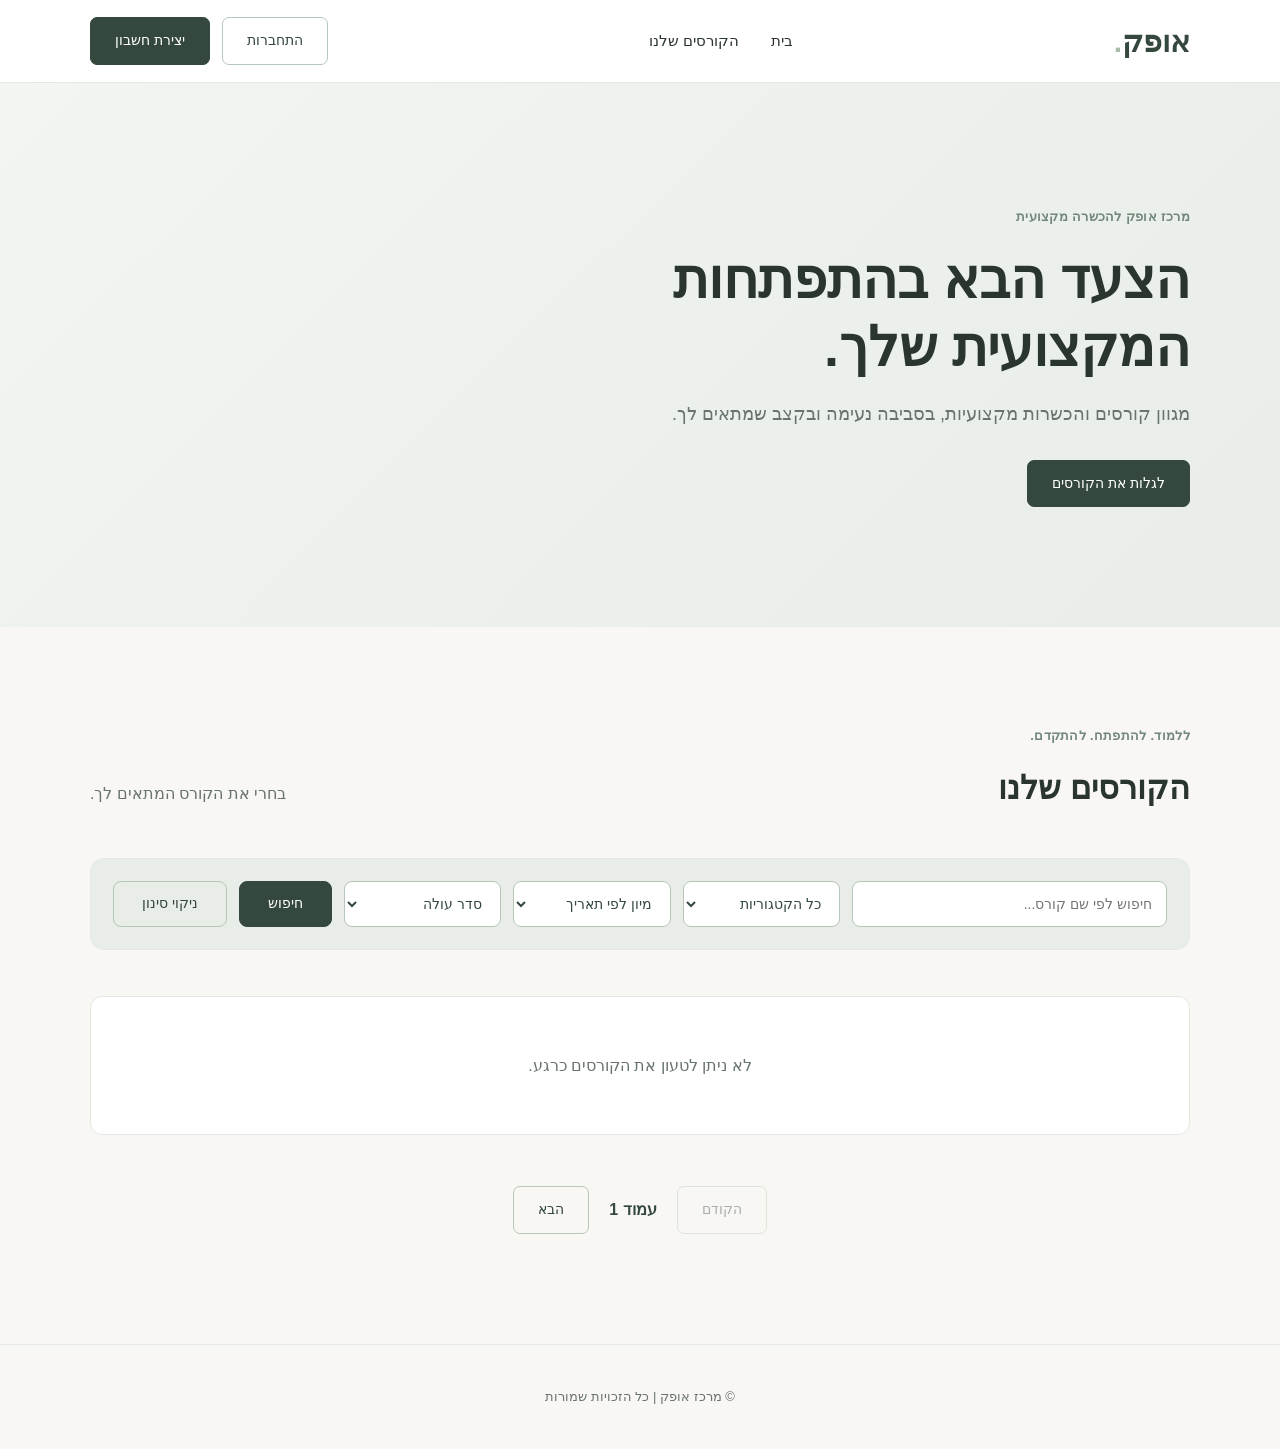
<file: wwwroot/index.html>
﻿
<!DOCTYPE html>
<html lang="he" dir="rtl">
<head>
    <meta charset="UTF-8">
    <meta name="viewport" content="width=device-width, initial-scale=1.0">
    <title>מרכז אופק | קורסים והכשרות</title>
    <link rel="stylesheet" href="css/style.css?v=2">
    <script src="js/config.js"></script>
    <script src="js/app.js" defer></script>
    <script src="js/auth-state.js" defer></script>
</head>
<body>

    <header class="site-header">
        <div class="container header-content">
            <a href="#" class="logo">אופק<span>.</span></a>

            <nav class="main-nav">
                <a href="#home">בית</a>
                <a href="#courses">הקורסים שלנו</a>
            </nav>


            <div class="header-actions">
                <a href="auth.html?mode=login" class="outline-button">
                    התחברות
                </a>

                <a href="auth.html?mode=register" class="primary-button">
                    יצירת חשבון
                </a>
            </div>

        </div>
    </header>

    <main>
        <section id="home" class="hero">
            <div class="container hero-content">
                <p class="eyebrow">מרכז אופק להכשרה מקצועית</p>
                <h1>הצעד הבא בהתפתחות המקצועית שלך.</h1>
                <p class="hero-description">
                    מגוון קורסים והכשרות מקצועיות,
                    בסביבה נעימה ובקצב שמתאים לך.
                </p>
                <a href="#courses" class="primary-button">
                    לגלות את הקורסים
                </a>
            </div>
        </section>

        <section id="courses" class="courses-section">
            <div class="container">
                <div class="section-heading">
                    <div>
                        <p class="eyebrow">ללמוד. להתפתח. להתקדם.</p>
                        <h2>הקורסים שלנו</h2>
                    </div>
                    <p>בחרי את הקורס המתאים לך.</p>
                </div>
                <div class="courses-filters">

                    <input type="search"
                           id="searchInput"
                           placeholder="חיפוש לפי שם קורס...">

                    <select id="categoryFilter">
                        <option value="">כל הקטגוריות</option>
                    </select>

                    <select id="sortFilter">
                        <option value="StartDate">מיון לפי תאריך</option>
                        <option value="Price">מיון לפי מחיר</option>
                    </select>

                    <select id="sortDirection">
                        <option value="false">סדר עולה</option>
                        <option value="true">סדר יורד</option>
                    </select>

                    <button id="searchButton" class="primary-button">
                        חיפוש
                    </button>
                    <button id="resetFilters" class="outline-button">
                        ניקוי סינון
                    </button>

                </div>
                <div id="coursesList" class="courses-grid">
                    <p class="empty-message">
                        הקורסים יוצגו כאן בקרוב.
                    </p>
                </div>
                <div class="pagination">

                    <button id="prevPage" class="outline-button" disabled>
                        הקודם
                    </button>

                    <span id="pageNumber">עמוד 1</span>

                    <button id="nextPage" class="outline-button">
                        הבא
                    </button>

                </div>
            </div>
        </section>
    </main>

    <footer class="site-footer">
        <div class="container">
            <p>© מרכז אופק | כל הזכויות שמורות</p>
        </div>
    </footer>

</body>
</html>
</file>
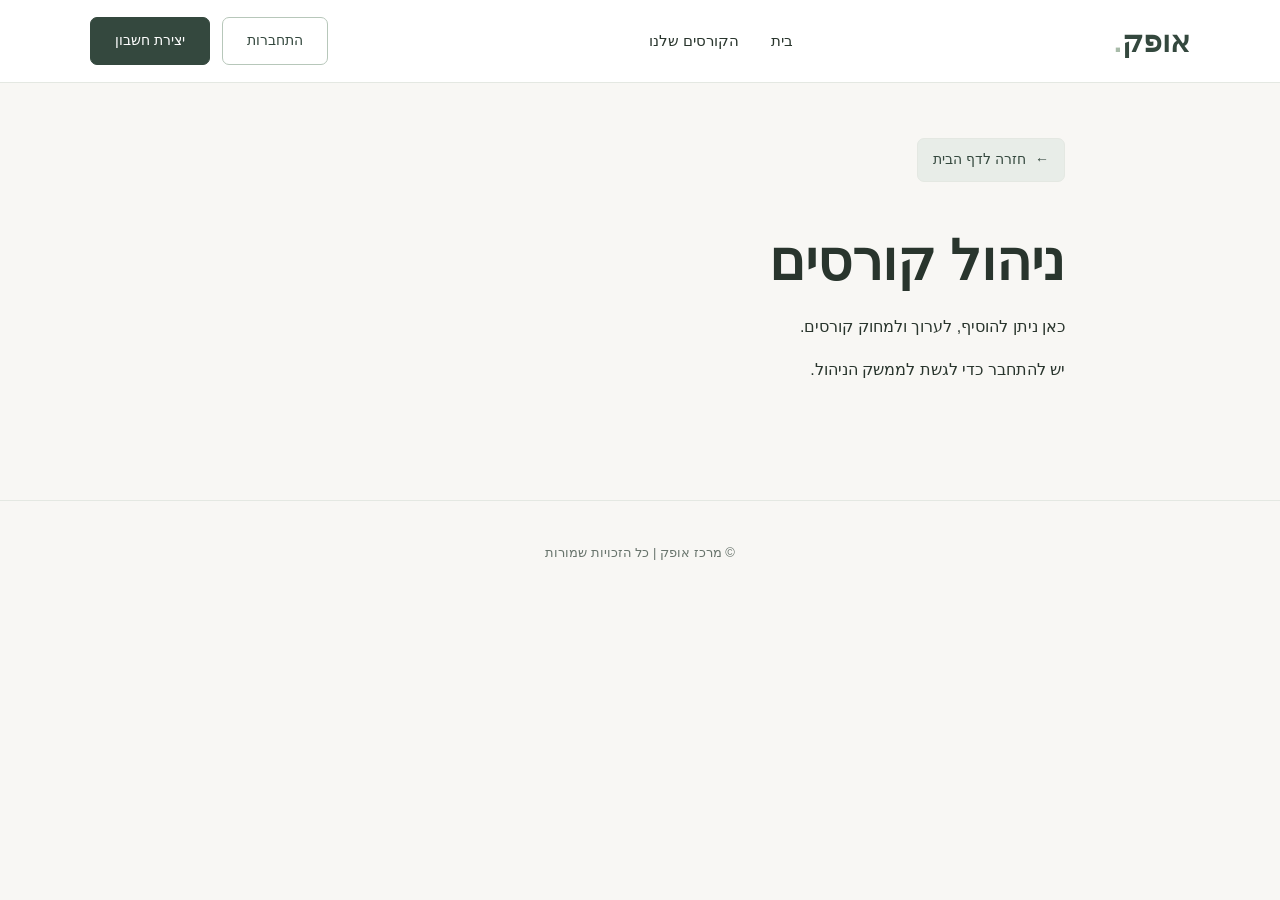
<file: wwwroot/admin.html>
﻿
<!DOCTYPE html>
<html lang="he" dir="rtl">
<head>
    <meta charset="UTF-8">
    <meta name="viewport"
          content="width=device-width, initial-scale=1.0">

    <title>ניהול קורסים | מרכז אופק</title>

    <link rel="stylesheet" href="css/style.css">
    <script src="js/config.js"></script>
    <script src="js/auth-state.js" defer></script>
    <script src="js/admin.js" defer></script>
</head>
<body>

    <header class="site-header">
        <div class="container header-content">
            <a href="index.html" class="logo">
                אופק<span>.</span>
            </a>

            <nav class="main-nav">
                <a href="index.html">בית</a>
                <a href="index.html#courses">הקורסים שלנו</a>
            </nav>

            <div class="header-actions">
                <a href="auth.html?mode=login"
                   class="outline-button">
                    התחברות
                </a>

                <a href="auth.html?mode=register"
                   class="primary-button">
                    יצירת חשבון
                </a>
            </div>
        </div>
    </header>

    <main class="container">
        <section class="details-page">

            <a href="index.html" class="back-link">
                <span aria-hidden="true">←</span>
                חזרה לדף הבית
            </a>

            <h1>ניהול קורסים</h1>

            <p>
                כאן ניתן להוסיף, לערוך ולמחוק קורסים.
            </p>

            <div id="adminContent" hidden>

                <button id="addCourseBtn"
                        type="button"
                        class="primary-button">
                    הוספת קורס חדש
                </button>

                <form id="courseForm" class="admin-course-form" hidden>
                    <h2>הוספת קורס חדש</h2>

                    <label for="courseName">שם הקורס</label>
                    <input id="courseName" name="name" type="text"
                           maxlength="150" required>

                    <label for="courseDescription">תיאור הקורס</label>
                    <textarea id="courseDescription" name="description"
                              maxlength="2000" required></textarea>

                    <label for="coursePrice">מחיר</label>
                    <input id="coursePrice" name="price" type="number"
                           min="0" max="99999999" step="0.01" required>

                    <label for="courseStartDate">תאריך התחלה</label>
                    <input id="courseStartDate" name="startDate"
                           type="date" required>

                    <label for="courseStartTime">שעת התחלה</label>
                    <input id="courseStartTime" name="startTime"
                           type="time" required>

                    <label for="courseLecturer">שם המרצה</label>
                    <input id="courseLecturer" name="lecturerName"
                           type="text" maxlength="100" required>

                    <label for="courseMeetings">מספר מפגשים</label>
                    <input id="courseMeetings" name="numberOfMeetings"
                           type="number" min="1" step="1" required>

                    <label for="courseCapacity">מספר מקומות</label>
                    <input id="courseCapacity" name="capacity"
                           type="number" min="1" step="1" required>

                    <label for="courseCategory">קטגוריה</label>
                    <select id="courseCategory" name="categoryId" required>
                        <option value="">בחרי קטגוריה</option>
                    </select>

                    <div class="form-actions">
                        <button type="submit" class="primary-button">
                            שמירת הקורס
                        </button>
                        <button type="button" id="cancelCourseBtn"
                                class="outline-button">
                            ביטול
                        </button>
                    </div>

                    <p id="courseFormMessage" role="status"></p>
                </form>



                <h2>רשימת הקורסים</h2>

                <div id="adminCourses">
                    <p>טוענים קורסים...</p>
                </div>

            </div>

            <p id="adminMessage" role="status">
                בודקים הרשאות...
            </p>

        </section>
    </main>

    <footer class="site-footer">
        <div class="container">
            <p>© מרכז אופק | כל הזכויות שמורות</p>
        </div>
    </footer>

</body>
</html>
</file>
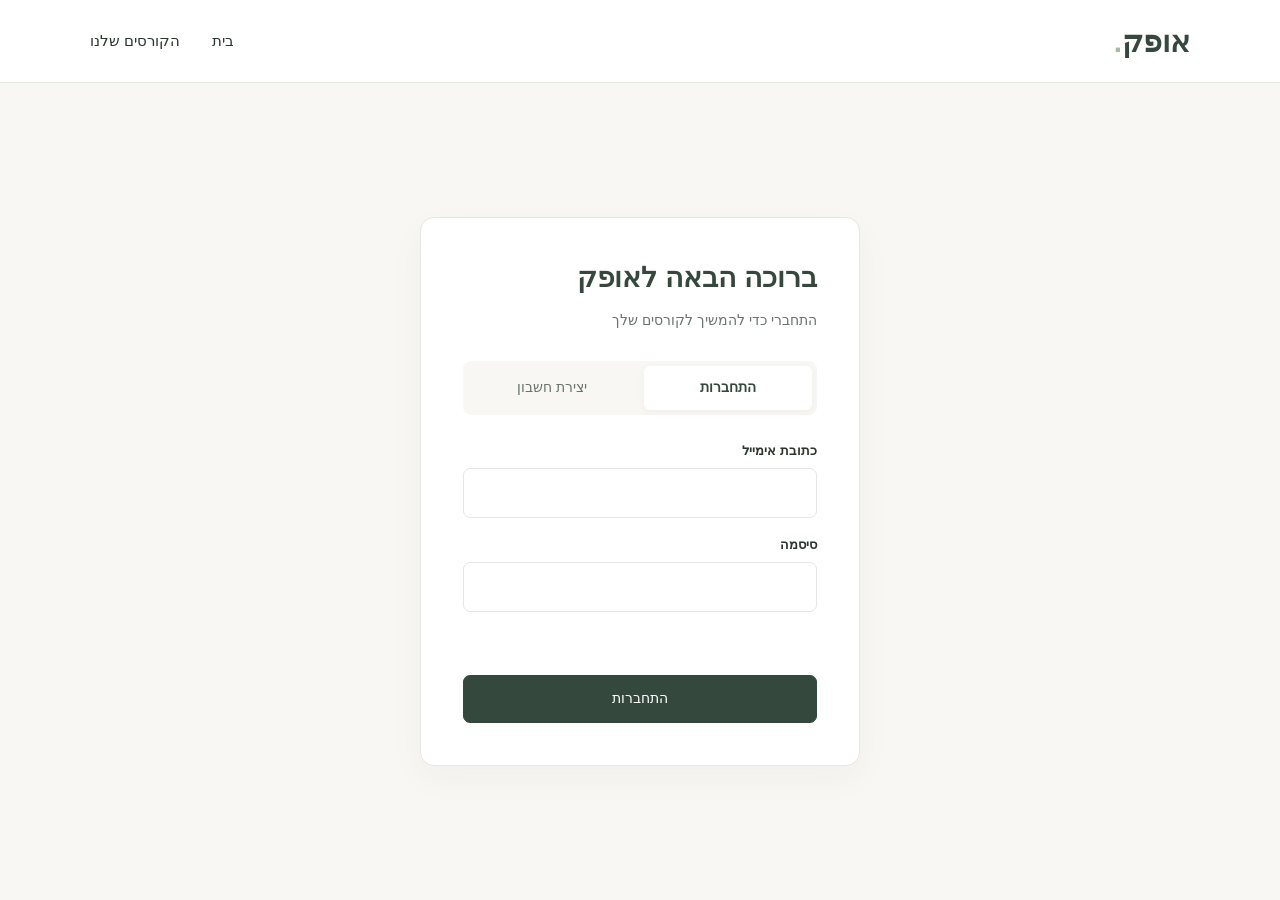
<file: wwwroot/auth.html>
﻿
<!DOCTYPE html>
<html lang="he" dir="rtl">
<head>
    <meta charset="UTF-8">
    <meta name="viewport" content="width=device-width, initial-scale=1.0">

    <title>התחברות | מרכז אופק</title>

    <link rel="stylesheet" href="css/style.css">
    <script src="js/config.js"></script>
    <script src="js/auth.js" defer></script>
</head>
<body>

    <header class="site-header">
        <div class="container header-content">
            <a href="index.html" class="logo">אופק<span>.</span></a>

            <nav class="main-nav">
                <a href="index.html">בית</a>
                <a href="index.html#courses">הקורסים שלנו</a>
            </nav>
        </div>
    </header>

    <main class="auth-page">
        <div class="auth-card">

            <h1>ברוכה הבאה לאופק</h1>
            <p class="auth-subtitle">
                התחברי כדי להמשיך לקורסים שלך
            </p>

            <div class="auth-tabs">
                <button id="loginTab" class="auth-tab active" type="button">
                    התחברות
                </button>
                <button id="registerTab" class="auth-tab" type="button">
                    יצירת חשבון
                </button>
            </div>

            <form id="authForm">

                <div id="registerFields" hidden>
                    <label for="fullName">שם מלא</label>
                    <input id="fullName" type="text" maxlength="100">

                    <label for="phoneNumber">טלפון (לא חובה)</label>
                    <input id="phoneNumber" type="tel">
                </div>

                <label for="email">כתובת אימייל</label>
                <input id="email" type="email" required>

                <label for="password">סיסמה</label>
                <input id="password" type="password" required>

                <p id="authMessage" class="auth-message"
                   role="status" aria-live="polite"></p>

                <button id="submitButton"
                        class="primary-button auth-submit"
                        type="submit">
                    התחברות
                </button>
            </form>

        </div>
    </main>

</body>
</html>
</file>
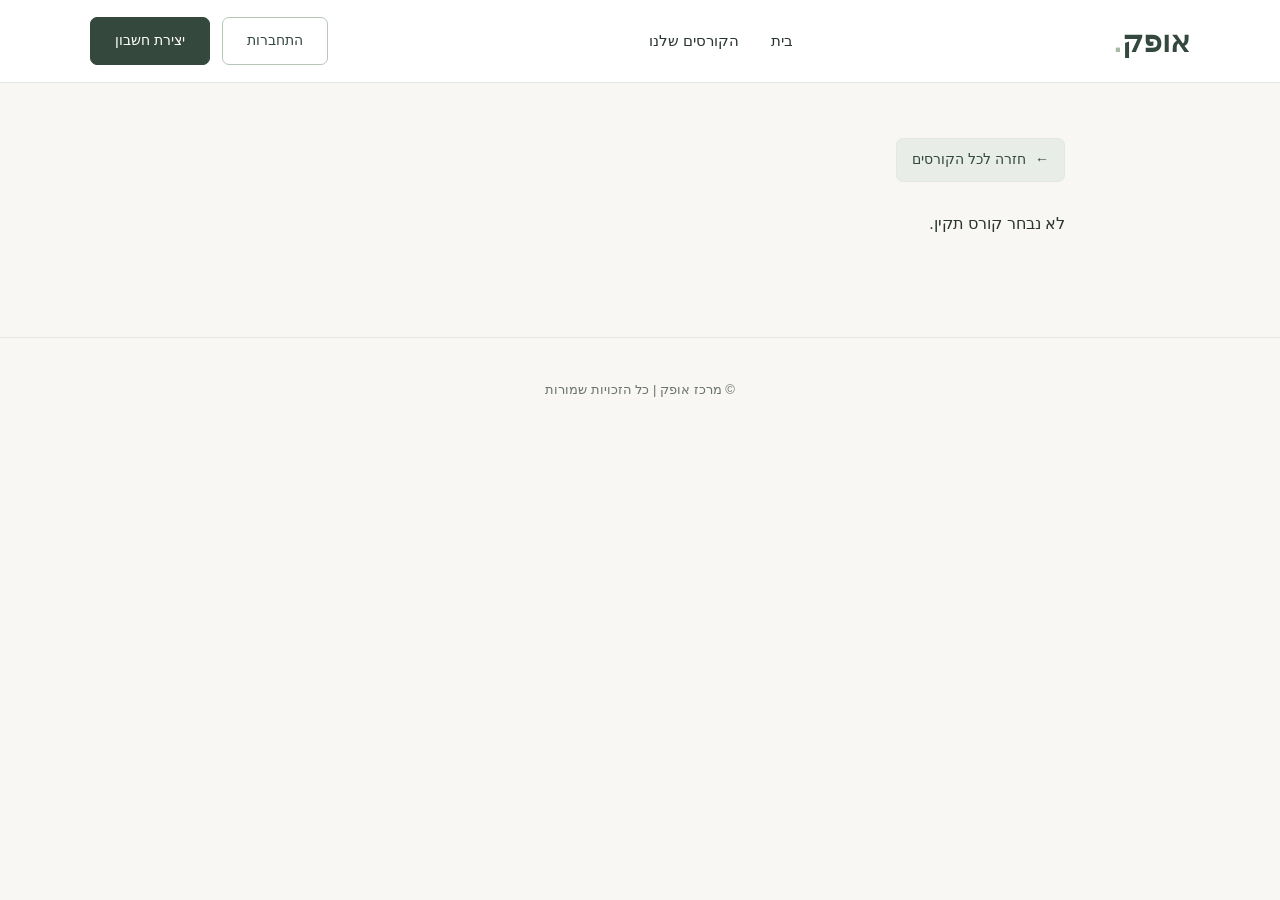
<file: wwwroot/course-details.html>
﻿
<!DOCTYPE html>
<html lang="he" dir="rtl">
<head>
    <meta charset="UTF-8">
    <meta name="viewport" content="width=device-width, initial-scale=1.0">

    <title>פרטי הקורס | מרכז אופק</title>

    <link rel="stylesheet" href="css/style.css">
    <script src="js/config.js"></script>
    <script src="js/course-details.js" defer></script>
    <script src="js/auth-state.js" defer></script>
</head>
<body>

    <header class="site-header">
        <div class="container header-content">
            <a href="index.html" class="logo">אופק<span>.</span></a>

            <nav class="main-nav">
                <a href="index.html">בית</a>
                <a href="index.html#courses">הקורסים שלנו</a>
            </nav>


            <div class="header-actions">
                <a href="auth.html?mode=login" class="outline-button">
                    התחברות
                </a>

                <a href="auth.html?mode=register" class="primary-button">
                    יצירת חשבון
                </a>
            </div>

        </div>
    </header>

    <main class="container">
        <section class="details-page">
            <a href="index.html#courses" class="back-link">
                <span aria-hidden="true">←</span>
                חזרה לכל הקורסים
            </a>

            <div id="courseDetails">
                <p>טוענים את פרטי הקורס...</p>
            </div>
        </section>
    </main>

    <footer class="site-footer">
        <div class="container">
            <p>© מרכז אופק | כל הזכויות שמורות</p>
        </div>
    </footer>

</body>
</html>
</file>
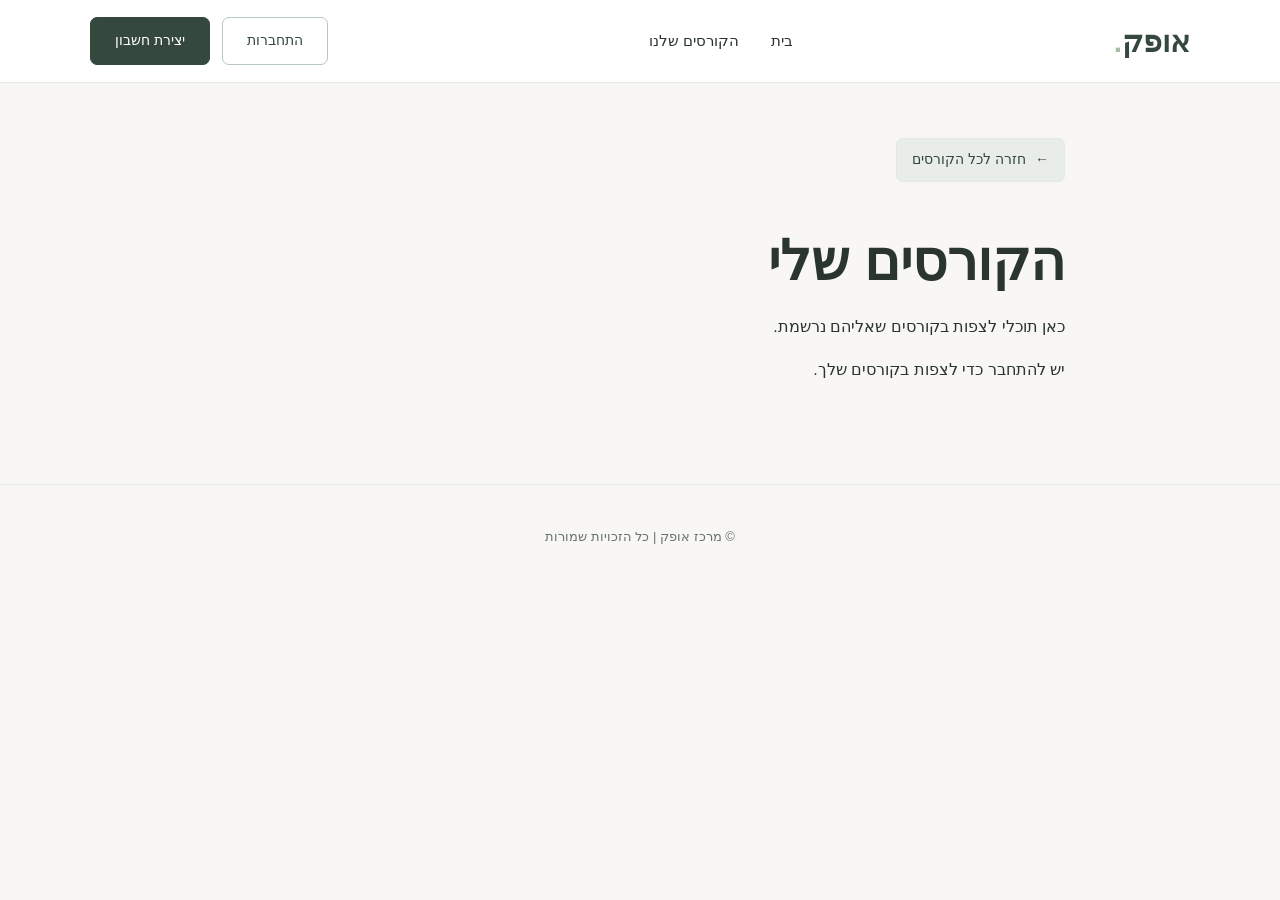
<file: wwwroot/my-courses.html>
﻿
<!DOCTYPE html>
<html lang="he" dir="rtl">
<head>
    <meta charset="UTF-8">
    <meta name="viewport" content="width=device-width, initial-scale=1.0">

    <title>הקורסים שלי | מרכז אופק</title>

    <link rel="stylesheet" href="css/style.css">
    <script src="js/config.js"></script>
    <script src="js/auth-state.js" defer></script>
    <script src="js/my-courses.js" defer></script>
</head>
<body>

    <header class="site-header">
        <div class="container header-content">
            <a href="index.html" class="logo">אופק<span>.</span></a>

            <nav class="main-nav">
                <a href="index.html">בית</a>
                <a href="index.html#courses">הקורסים שלנו</a>
            </nav>

            <div class="header-actions">
                <a href="auth.html?mode=login" class="outline-button">
                    התחברות
                </a>

                <a href="auth.html?mode=register" class="primary-button">
                    יצירת חשבון
                </a>
            </div>
        </div>
    </header>

    <main class="container">
        <section class="details-page">

            <a href="index.html#courses" class="back-link">
                <span aria-hidden="true">←</span>
                חזרה לכל הקורסים
            </a>

            <h1>הקורסים שלי</h1>

            <p>
                כאן תוכלי לצפות בקורסים שאליהם נרשמת.
            </p>

            <div id="myCourses">
                <p>טוענים את הקורסים שלך...</p>
            </div>

        </section>
    </main>

    <footer class="site-footer">
        <div class="container">
            <p>© מרכז אופק | כל הזכויות שמורות</p>
        </div>
    </footer>

</body>
</html>
</file>
<file: wwwroot/css/style.css>
﻿
:root {
    --background: #f8f7f4;
    --surface: #ffffff;
    --sage: #e8ede8;
    --green: #34483e;
    --muted: #68746c;
    --border: #e4e8e2;
    --text: #29352d;
}

* {
    box-sizing: border-box;
}

html {
    scroll-behavior: smooth;
}

body {
    margin: 0;
    font-family: "Segoe UI", Arial, sans-serif;
    color: var(--text);
    background: var(--background);
    line-height: 1.7;
}

.container {
    width: min(1100px, 90%);
    margin: auto;
}

.site-header {
    background: var(--surface);
    border-bottom: 1px solid var(--border);
}

.header-content {
    min-height: 82px;
    display: flex;
    align-items: center;
    justify-content: space-between;
    gap: 24px;
}

.logo {
    font-size: 30px;
    font-weight: 700;
    color: var(--green);
    text-decoration: none;
}

    .logo span {
        color: #a8bba9;
    }

.main-nav {
    display: flex;
    gap: 32px;
}

    .main-nav a {
        color: var(--text);
        text-decoration: none;
        font-size: 15px;
    }

        .main-nav a:hover {
            color: #71877b;
        }

.primary-button,
.outline-button {
    display: inline-block;
    padding: 11px 24px;
    border-radius: 7px;
    font: inherit;
    font-size: 14px;
    text-decoration: none;
    cursor: pointer;
    transition: background 0.2s;
}

.primary-button {
    color: white;
    background: var(--green);
    border: 1px solid var(--green);
}

    .primary-button:hover {
        background: #486251;
    }

.outline-button {
    color: var(--green);
    background: transparent;
    border: 1px solid #b7c7ba;
}

    .outline-button:hover {
        background: var(--sage);
    }

.hero {
    background: linear-gradient(135deg, #f2f5f0, #e8ede8);
    padding: 110px 0 120px;
}

.hero-content {
    max-width: 1100px;
}

.eyebrow {
    color: #71877b;
    font-size: 13px;
    font-weight: 600;
    letter-spacing: 0.3px;
}

h1 {
    max-width: 650px;
    font-size: clamp(34px, 5vw, 54px);
    line-height: 1.25;
    font-weight: 600;
    margin: 18px 0;
}

.hero-description {
    max-width: 520px;
    color: var(--muted);
    font-size: 18px;
    margin-bottom: 30px;
}

.courses-section {
    padding: 85px 0 110px;
}

.section-heading {
    display: flex;
    justify-content: space-between;
    align-items: end;
    gap: 24px;
    margin-bottom: 35px;
}

    .section-heading h2 {
        font-size: 32px;
        font-weight: 600;
        margin: 8px 0;
    }

    .section-heading > p {
        color: var(--muted);
    }

.courses-grid {
    display: grid;
    grid-template-columns: repeat(3, 1fr);
    gap: 22px;
}

.empty-message {
    grid-column: 1 / -1;
    padding: 55px 20px;
    text-align: center;
    color: var(--muted);
    background: white;
    border: 1px solid var(--border);
    border-radius: 12px;
}

.site-footer {
    padding: 28px 0;
    text-align: center;
    color: var(--muted);
    border-top: 1px solid var(--border);
    font-size: 13px;
}

@media (max-width: 700px) {
    .header-content {
        flex-wrap: wrap;
        padding: 16px 0;
    }

    .main-nav {
        order: 3;
        width: 100%;
        gap: 20px;
    }

    .hero {
        padding: 75px 0;
    }

    .courses-grid {
        grid-template-columns: 1fr;
    }

    .section-heading {
        display: block;
    }
}

    
    .course-card {
        background: #ffffff;
        border: 1px solid var(--border);
        border-radius: 12px;
        overflow: hidden;
        transition: transform 0.2s, box-shadow 0.2s;
    }
   

        .course-card:hover {
            transform: translateY(-3px);
            box-shadow: 0 10px 25px rgba(40, 60, 45, 0.06);
        }

    .course-card-content {
        padding: 28px;
    }

    .course-category {
        display: inline-block;
        background: var(--sage);
        color: var(--green);
        padding: 4px 12px;
        border-radius: 5px;
        font-size: 12px;
    }

    .course-card h3 {
        font-size: 21px;
        font-weight: 600;
        margin: 18px 0 10px;
    }

    .course-description {
        color: var(--muted);
        font-size: 14px;
        min-height: 50px;
    }

    .course-details {
        padding: 16px 0;
        border-top: 1px solid var(--border);
        margin-top: 20px;
        font-size: 13px;
        color: var(--muted);
    }

        .course-details p {
            margin: 7px 0;
        }

    .course-card-footer {
        display: flex;
        justify-content: space-between;
        align-items: center;
        gap: 12px;
        margin-top: 15px;
    }

    .price {
        color: var(--green);
        font-size: 22px;
    }

    .course-card-footer button:disabled {
        opacity: 0.65;
        cursor: default;
    }

.details-page {
    padding: 55px 0 100px;
    max-width: 850px;
    margin: auto;
}

.back-link {
    display: inline-flex;
    align-items: center;
    gap: 9px;
    padding: 9px 15px;
    margin-bottom: 28px;
    color: var(--green);
    background: var(--sage);
    border: 1px solid var(--border);
    border-radius: 7px;
    text-decoration: none;
    font-size: 14px;
    font-weight: 500;
    transition: background 0.2s, transform 0.2s;
}

    .back-link:hover {
        background: #dce6dc;
        transform: translateX(3px);
    }

.details-card {
    background: white;
    border: 1px solid var(--border);
    border-radius: 14px;
    padding: 45px;
    box-shadow: 0 8px 30px rgba(40, 60, 45, 0.04);
}

.details-title {
    font-size: 36px;
    margin: 20px 0 12px;
    color: var(--green);
}

.details-description {
    color: var(--muted);
    font-size: 16px;
    line-height: 1.8;
}

.details-information {
    margin-top: 30px;
    padding: 22px 0;
    border-top: 1px solid var(--border);
    border-bottom: 1px solid var(--border);
}

    .details-information p {
        margin: 12px 0;
        font-size: 15px;
    }

.details-footer {
    display: flex;
    justify-content: space-between;
    align-items: center;
    gap: 20px;
    margin-top: 30px;
}

.details-price {
    color: var(--green);
    font-size: 28px;
}

.details-footer button:disabled {
    opacity: 0.6;
    cursor: default;
}

@media (max-width: 600px) {
    .details-card {
        padding: 25px;
    }

    .details-title {
        font-size: 28px;
    }

    .details-footer {
        flex-wrap: wrap;
    }
}

.auth-page {
    min-height: calc(100vh - 83px);
    display: flex;
    align-items: center;
    justify-content: center;
    padding: 60px 20px;
    background: var(--background);
}

.auth-card {
    width: 100%;
    max-width: 440px;
    background: var(--surface);
    padding: 42px;
    border: 1px solid var(--border);
    border-radius: 14px;
    box-shadow: 0 12px 35px rgba(40, 60, 45, 0.04);
}

    .auth-card h1 {
        font-size: 28px;
        color: var(--green);
        margin: 0 0 8px;
    }

.auth-subtitle {
    color: var(--muted);
    font-size: 14px;
    margin-bottom: 28px;
}

.auth-tabs {
    display: flex;
    gap: 8px;
    padding: 5px;
    background: var(--background);
    border-radius: 8px;
    margin-bottom: 25px;
}

.auth-tab {
    flex: 1;
    border: none;
    background: transparent;
    padding: 10px;
    font: inherit;
    font-size: 14px;
    color: var(--muted);
    cursor: pointer;
    border-radius: 6px;
}

    .auth-tab.active {
        background: white;
        color: var(--green);
        font-weight: 600;
        box-shadow: 0 2px 8px rgba(0, 0, 0, 0.04);
    }

#authForm label {
    display: block;
    margin: 16px 0 6px;
    font-size: 13px;
    font-weight: 600;
}

#authForm input {
    width: 100%;
    padding: 12px;
    border: 1px solid var(--border);
    border-radius: 7px;
    font: inherit;
    font-size: 14px;
    background: white;
}

    #authForm input:focus {
        outline: 2px solid #a8bba9;
        outline-offset: 1px;
    }

.auth-submit {
    width: 100%;
    margin-top: 15px;
}

.auth-message {
    font-size: 13px;
    color: #a33c3c;
    min-height: 20px;
    margin-top: 15px;
}

@media (max-width: 500px) {
    .auth-card {
        padding: 28px 22px;
    }
}
.header-actions {
    display: flex;
    align-items: center;
    gap: 12px;
    flex-wrap: wrap;
}
.welcome-message {
    color: var(--green);
    font-size: 14px;
    font-weight: 600;
}
.my-course-card {
    background: var(--surface);
    border: 1px solid var(--border);
    border-radius: 12px;
    padding: 24px;
    margin-top: 20px;
}

    .my-course-card h2 {
        color: var(--green);
        margin-bottom: 12px;
    }

    .my-course-card p {
        color: var(--muted);
        margin-bottom: 10px;
    }

    .my-course-card a {
        display: inline-block;
        margin-top: 12px;
    }
    .my-course-card button {
        margin-inline-start: 12px;
        cursor: pointer;
    }

        .my-course-card button:disabled {
            opacity: 0.5;
            cursor: not-allowed;
        }


.admin-course-card {
    padding: 16px;
    margin-bottom: 12px;
    border: 1px solid #ddd;
    border-radius: 8px;
    background-color: white;
}

    .admin-course-card h3 {
        margin: 0 0 8px;
    }

    .admin-course-card p {
        margin: 4px 0;
    }

    .admin-course-card button {
        margin: 8px 0 0 8px;
    }

.admin-courses-table {
    width: 100%;
    border-collapse: collapse;
    margin-top: 20px;
    background-color: white;
}

    .admin-courses-table th,
    .admin-courses-table td {
        padding: 12px;
        text-align: right;
        border-bottom: 1px solid #ddd;
    }

    .admin-courses-table th {
        background-color: #f4f6f8;
        font-weight: bold;
    }

    .admin-courses-table tr:hover {
        background-color: #f9fafb;
    }

    .admin-courses-table button {
        margin-left: 8px;
        padding: 7px 12px;
        cursor: pointer;
    }

.admin-course-form {
    max-width: 650px;
    margin: 24px 0;
    padding: 24px;
    background: #fff;
    border: 1px solid #ddd;
    border-radius: 12px;
}

    .admin-course-form[hidden] {
        display: none;
    }

    .admin-course-form label {
        display: block;
        margin: 14px 0 6px;
        font-weight: 600;
    }

    .admin-course-form input,
    .admin-course-form textarea,
    .admin-course-form select {
        display: block;
        width: 100%;
        box-sizing: border-box;
        padding: 10px;
        border: 1px solid #ccc;
        border-radius: 6px;
        font: inherit;
    }

    .admin-course-form textarea {
        min-height: 100px;
        resize: vertical;
    }

    .admin-course-form .form-actions {
        display: flex;
        gap: 12px;
        margin-top: 20px;
    }

/* Admin course form */

form.admin-course-form {
    display: grid;
    grid-template-columns: repeat(2, minmax(0, 1fr));
    gap: 10px 20px;
    width: 100%;
    max-width: 760px;
    margin: 25px 0;
    padding: 28px;
    background-color: #ffffff;
    border: 1px solid #e0e5e1;
    border-radius: 14px;
    box-sizing: border-box;
}

    form.admin-course-form[hidden] {
        display: none;
    }

.admin-course-form h2,
.admin-course-form .form-actions,
.admin-course-form #courseFormMessage {
    grid-column: 1 / -1;
}

.admin-course-form h2 {
    margin: 0 0 12px;
}

.admin-course-form label {
    display: block;
    grid-column: 1 / -1;
    margin: 8px 0 -4px;
    font-weight: 600;
}

.admin-course-form input,
.admin-course-form textarea,
.admin-course-form select {
    grid-column: 1 / -1;
    width: 100%;
    min-width: 0;
    padding: 11px 12px;
    border: 1px solid #cbd5ce;
    border-radius: 8px;
    background: white;
    font: inherit;
    box-sizing: border-box;
}

.admin-course-form textarea {
    min-height: 100px;
    resize: vertical;
}

    .admin-course-form input:focus,
    .admin-course-form textarea:focus,
    .admin-course-form select:focus {
        outline: 2px solid #527866;
        outline-offset: 1px;
    }

.admin-course-form .form-actions {
    display: flex;
    gap: 12px;
    margin-top: 14px;
}

@media (max-width: 600px) {
    form.admin-course-form {
        padding: 18px;
    }
}

@keyframes courseSlideIn {
    from {
        opacity: 0;
        transform: translateX(65px) scale(0.9) rotate(-3deg);
    }

    to {
        opacity: 1;
        transform: translateX(0) scale(1) rotate(0);
    }
}

.courses-grid .course-card {
    animation: courseSlideIn 0.55s cubic-bezier(0.22, 1, 0.36, 1) both;
}
.courses-filters {
    display: grid;
    grid-template-columns: 2fr 1fr 1fr 1fr auto auto;
    align-items: center;
    gap: 12px;
    padding: 22px;
    margin-bottom: 30px;
    background: var(--sage);
    border: 1px solid var(--border);
    border-radius: 14px;
}

    .courses-filters input,
    .courses-filters select {
        width: 100%;
        min-width: 0;
        height: 46px;
        padding: 0 14px;
        border: 1px solid #b7c7ba;
        border-radius: 8px;
        background: var(--surface);
        color: var(--green);
        font: inherit;
        font-size: 14px;
        transition: border-color 0.25s, box-shadow 0.25s;
    }

        .courses-filters input:focus,
        .courses-filters select:focus {
            outline: none;
            border-color: #71877b;
            box-shadow: 0 0 0 4px #71877b20;
        }

    .courses-filters select {
        cursor: pointer;
    }

    .courses-filters button {
        height: 46px;
        border-radius: 8px;
        padding: 0 28px;
        transition: background 0.25s, transform 0.25s;
    }

        .courses-filters button:hover {
            transform: translateY(-2px);
        }

.pagination {
    display: flex;
    justify-content: center;
    align-items: center;
    gap: 20px;
    margin-top: 35px;
}

    .pagination button {
        transition: background 0.25s, transform 0.25s;
    }

        .pagination button:not(:disabled):hover {
            transform: translateY(-2px);
        }

        .pagination button:disabled {
            opacity: 0.4;
            cursor: not-allowed;
        }

#pageNumber {
    font-weight: 600;
    color: var(--green);
}

@media (max-width: 900px) {
    .courses-filters {
        grid-template-columns: repeat(2, minmax(0, 1fr));
    }

        .courses-filters input,
        .courses-filters button {
            grid-column: 1 / -1;
        }
}

@media (max-width: 500px) {
    .courses-filters {
        grid-template-columns: 1fr;
    }
}
</file>
